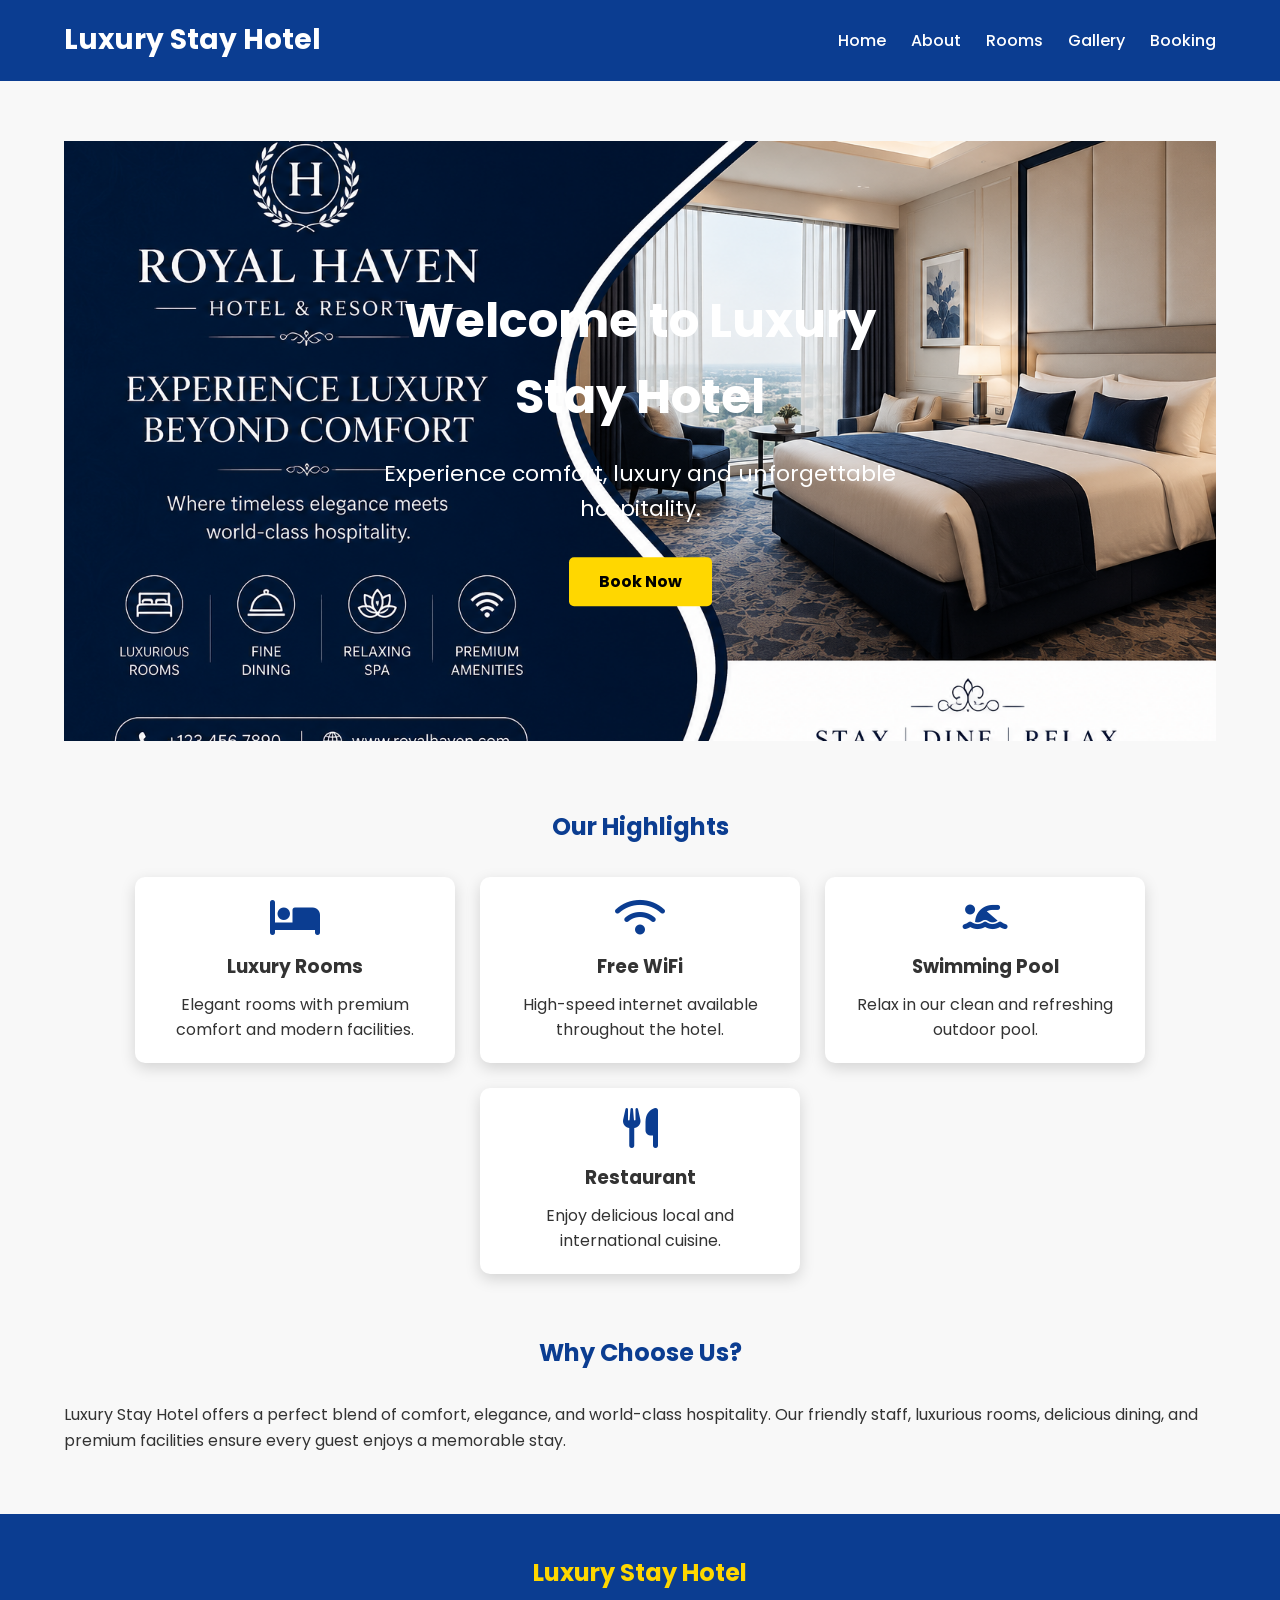
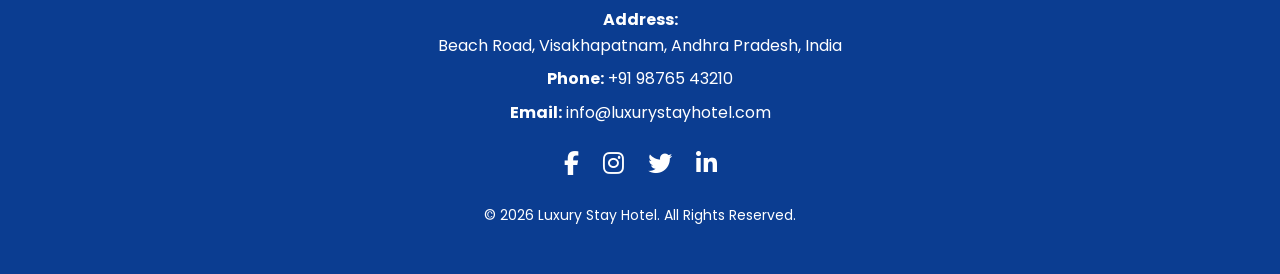
<file: index.html>
<!DOCTYPE html>
<html lang="en">
<head>
    <meta charset="UTF-8">
    <meta name="viewport" content="width=device-width, initial-scale=1.0">
    <title>Luxury Stay Hotel</title>

    <!-- CSS -->
    <link rel="stylesheet" href="css/style.css">

    <!-- Font Awesome Icons -->
    <link rel="stylesheet"
    href="https://cdnjs.cloudflare.com/ajax/libs/font-awesome/6.5.2/css/all.min.css">
</head>

<body>

    <!-- Navigation Bar -->
    <header>
        <nav class="navbar">
            <h2 class="logo">Luxury Stay Hotel</h2>

            <ul class="nav-links">
                <li><a href="index.html">Home</a></li>
                <li><a href="about.html">About</a></li>
                <li><a href="rooms.html">Rooms</a></li>
                <li><a href="gallery.html">Gallery</a></li>
                <li><a href="contact.html">Booking</a></li>
            </ul>
        </nav>
    </header>

    <!-- Hero Section -->
    <section class="hero">
        <img src="images/hotel-banner.jpg"
             alt="Luxury Stay Hotel"
             class="hero-image">

        <div class="hero-content">
            <h1>Welcome to Luxury Stay Hotel</h1>

            <p>
                Experience comfort, luxury and unforgettable hospitality.
            </p>

            <a href="contact.html" class="btn">
                Book Now
            </a>
        </div>
    </section>

    <!-- Highlights -->
    <section class="highlights">

        <h2>Our Highlights</h2>

        <div class="card-container">

            <div class="card">
                <i class="fa-solid fa-bed"></i>
                <h3>Luxury Rooms</h3>
                <p>Elegant rooms with premium comfort and modern facilities.</p>
            </div>

            <div class="card">
                <i class="fa-solid fa-wifi"></i>
                <h3>Free WiFi</h3>
                <p>High-speed internet available throughout the hotel.</p>
            </div>

            <div class="card">
                <i class="fa-solid fa-person-swimming"></i>
                <h3>Swimming Pool</h3>
                <p>Relax in our clean and refreshing outdoor pool.</p>
            </div>

            <div class="card">
                <i class="fa-solid fa-utensils"></i>
                <h3>Restaurant</h3>
                <p>Enjoy delicious local and international cuisine.</p>
            </div>

        </div>

    </section>

    <!-- Why Choose Us -->
    <section class="why-us">

        <h2>Why Choose Us?</h2>

        <p>
            Luxury Stay Hotel offers a perfect blend of comfort,
            elegance, and world-class hospitality. Our friendly staff,
            luxurious rooms, delicious dining, and premium facilities
            ensure every guest enjoys a memorable stay.
        </p>

    </section>

    <!-- Footer -->
    <footer>

        <h2>Luxury Stay Hotel</h2>

        <p>
            <strong>Address:</strong><br>
            Beach Road, Visakhapatnam, Andhra Pradesh, India
        </p>

        <p>
            <strong>Phone:</strong> +91 98765 43210
        </p>

        <p>
            <strong>Email:</strong> info@luxurystayhotel.com
        </p>

        <div class="social-icons">

            <a href="#"><i class="fab fa-facebook-f"></i></a>

            <a href="#"><i class="fab fa-instagram"></i></a>

            <a href="#"><i class="fab fa-twitter"></i></a>

            <a href="#"><i class="fab fa-linkedin-in"></i></a>

        </div>

        <p class="copyright">
            © 2026 Luxury Stay Hotel. All Rights Reserved.
        </p>

    </footer>
    <script src="js/script.js"></script>
<!--Start of Tawk.to Script-->
<script type="text/javascript">
var Tawk_API=Tawk_API||{}, Tawk_LoadStart=new Date();
(function(){
var s1=document.createElement("script"),s0=document.getElementsByTagName("script")[0];
s1.async=true;
s1.src='https://embed.tawk.to/6a45f5702aaf551d42e2d34c/1jsgkdgcb';
s1.charset='UTF-8';
s1.setAttribute('crossorigin','*');
s0.parentNode.insertBefore(s1,s0);
})();
</script>
<!--End of Tawk.to Script-->
</body>
</html>
</file>
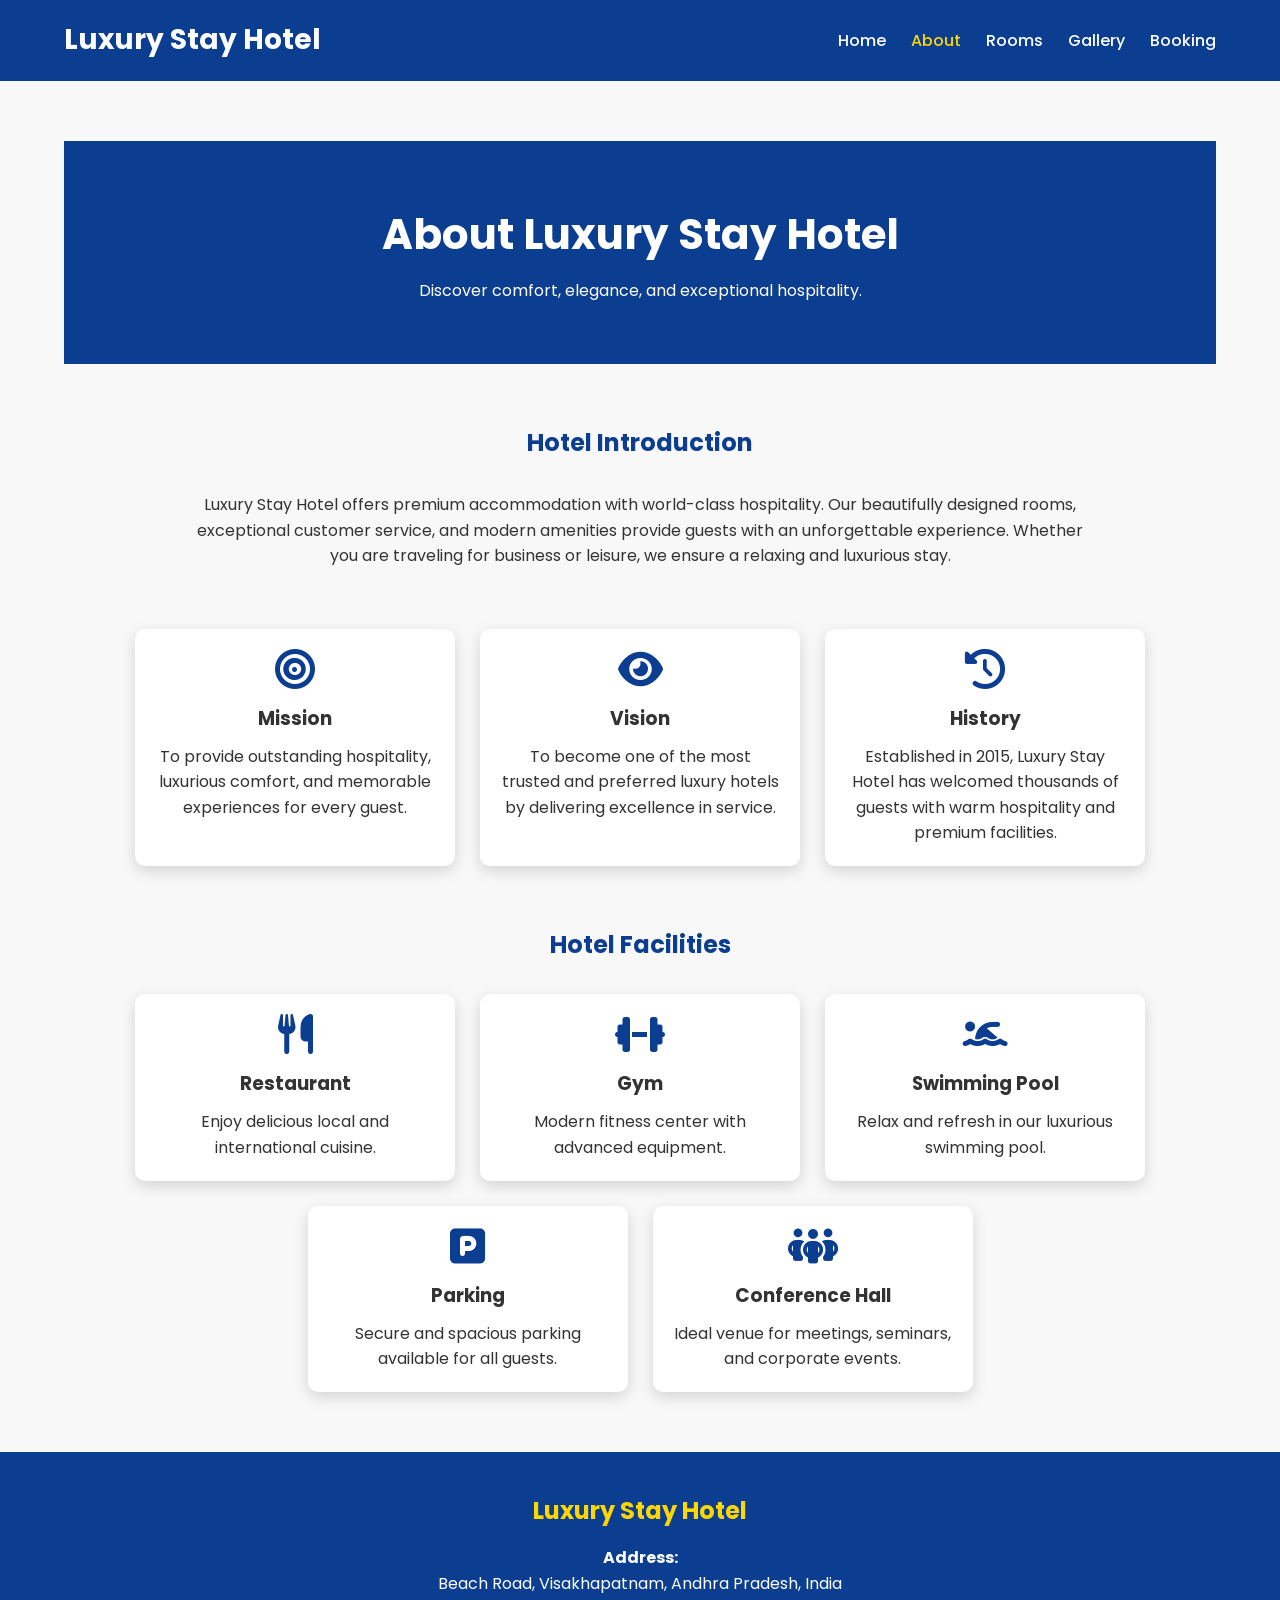
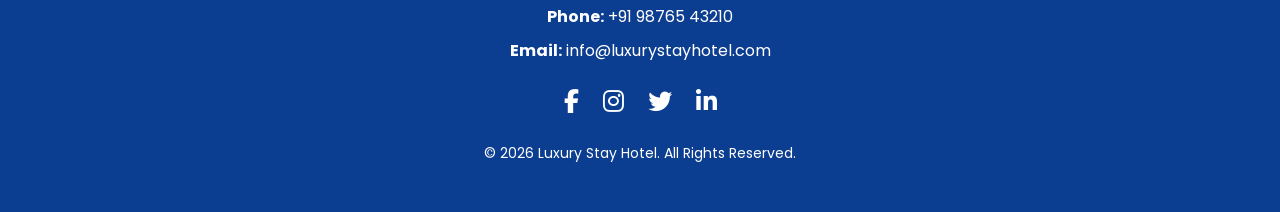
<file: about.html>
<!DOCTYPE html>
<html lang="en">
<head>
    <meta charset="UTF-8">
    <meta name="viewport" content="width=device-width, initial-scale=1.0">
    <title>About Us | Luxury Stay Hotel</title>

    <!-- CSS -->
    <link rel="stylesheet" href="css/style.css">

    <!-- Font Awesome -->
    <link rel="stylesheet"
    href="https://cdnjs.cloudflare.com/ajax/libs/font-awesome/6.5.2/css/all.min.css">
</head>

<body>

    <!-- Navigation Bar -->
    <header>
        <nav class="navbar">
            <h2 class="logo">Luxury Stay Hotel</h2>

            <ul class="nav-links">
                <li><a href="index.html">Home</a></li>
                <li><a href="about.html" class="active">About</a></li>
                <li><a href="rooms.html">Rooms</a></li>
                <li><a href="gallery.html">Gallery</a></li>
                <li><a href="contact.html">Booking</a></li>
            </ul>
        </nav>
    </header>

    <!-- About Banner -->
    <section class="page-banner">
        <h1>About Luxury Stay Hotel</h1>
        <p>Discover comfort, elegance, and exceptional hospitality.</p>
    </section>

    <!-- Hotel Introduction -->
    <section class="about-section">

        <h2>Hotel Introduction</h2>

        <p>
            Luxury Stay Hotel offers premium accommodation with world-class
            hospitality. Our beautifully designed rooms, exceptional customer
            service, and modern amenities provide guests with an unforgettable
            experience. Whether you are traveling for business or leisure,
            we ensure a relaxing and luxurious stay.
        </p>

    </section>

    <!-- Mission, Vision & History -->
    <section class="about-cards">

        <div class="card">
            <i class="fa-solid fa-bullseye"></i>
            <h3>Mission</h3>
            <p>
                To provide outstanding hospitality, luxurious comfort,
                and memorable experiences for every guest.
            </p>
        </div>

        <div class="card">
            <i class="fa-solid fa-eye"></i>
            <h3>Vision</h3>
            <p>
                To become one of the most trusted and preferred luxury
                hotels by delivering excellence in service.
            </p>
        </div>

        <div class="card">
            <i class="fa-solid fa-clock-rotate-left"></i>
            <h3>History</h3>
            <p>
                Established in 2015, Luxury Stay Hotel has welcomed
                thousands of guests with warm hospitality and premium
                facilities.
            </p>
        </div>

    </section>

    <!-- Hotel Facilities -->
    <section class="facilities">

        <h2>Hotel Facilities</h2>

        <div class="card-container">

            <div class="card">
                <i class="fa-solid fa-utensils"></i>
                <h3>Restaurant</h3>
                <p>Enjoy delicious local and international cuisine.</p>
            </div>

            <div class="card">
                <i class="fa-solid fa-dumbbell"></i>
                <h3>Gym</h3>
                <p>Modern fitness center with advanced equipment.</p>
            </div>

            <div class="card">
                <i class="fa-solid fa-person-swimming"></i>
                <h3>Swimming Pool</h3>
                <p>Relax and refresh in our luxurious swimming pool.</p>
            </div>

            <div class="card">
                <i class="fa-solid fa-square-parking"></i>
                <h3>Parking</h3>
                <p>Secure and spacious parking available for all guests.</p>
            </div>

            <div class="card">
                <i class="fa-solid fa-people-group"></i>
                <h3>Conference Hall</h3>
                <p>Ideal venue for meetings, seminars, and corporate events.</p>
            </div>

        </div>

    </section>

    <!-- Footer -->
    <footer>

        <h2>Luxury Stay Hotel</h2>

        <p>
            <strong>Address:</strong><br>
            Beach Road, Visakhapatnam, Andhra Pradesh, India
        </p>

        <p>
            <strong>Phone:</strong> +91 98765 43210
        </p>

        <p>
            <strong>Email:</strong> info@luxurystayhotel.com
        </p>

        <div class="social-icons">
            <a href="#"><i class="fab fa-facebook-f"></i></a>
            <a href="#"><i class="fab fa-instagram"></i></a>
            <a href="#"><i class="fab fa-twitter"></i></a>
            <a href="#"><i class="fab fa-linkedin-in"></i></a>
        </div>

        <p class="copyright">
            © 2026 Luxury Stay Hotel. All Rights Reserved.
        </p>

    </footer>
 <!--Start of Tawk.to Script-->
<script type="text/javascript">
var Tawk_API=Tawk_API||{}, Tawk_LoadStart=new Date();
(function(){
var s1=document.createElement("script"),s0=document.getElementsByTagName("script")[0];
s1.async=true;
s1.src='https://embed.tawk.to/6a45f5702aaf551d42e2d34c/1jsgkdgcb';
s1.charset='UTF-8';
s1.setAttribute('crossorigin','*');
s0.parentNode.insertBefore(s1,s0);
})();
</script>
<!--End of Tawk.to Script-->
</body>
</html>
</file>
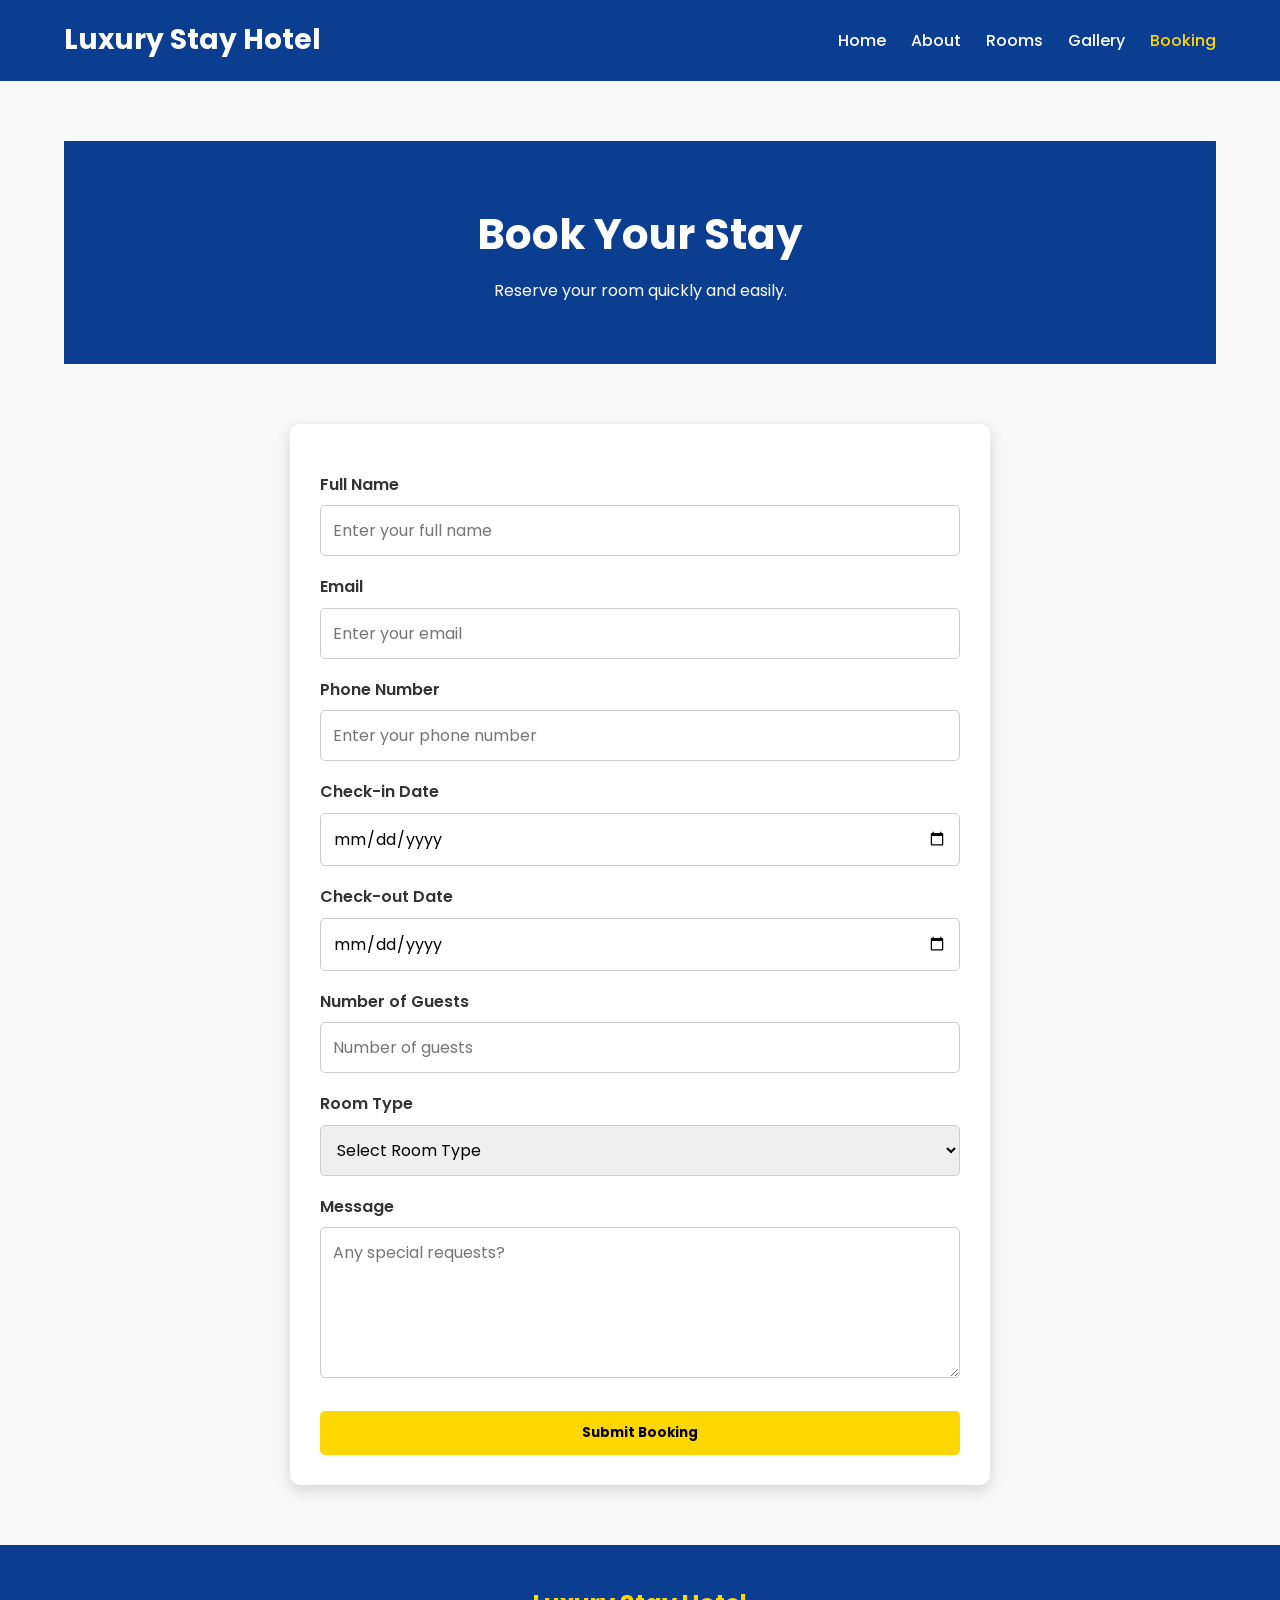
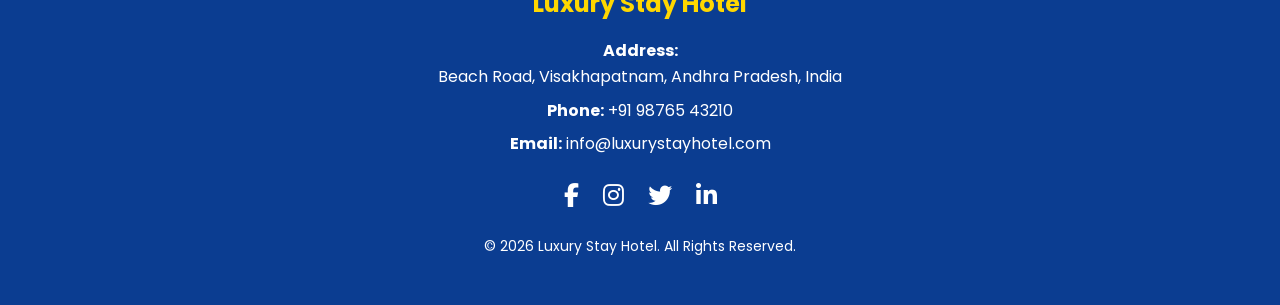
<file: contact.html>
<!DOCTYPE html>
<html lang="en">
<head>
    <meta charset="UTF-8">
    <meta name="viewport" content="width=device-width, initial-scale=1.0">
    <title>Booking | Luxury Stay Hotel</title>

    <!-- CSS -->
    <link rel="stylesheet" href="css/style.css">

    <!-- Font Awesome -->
    <link rel="stylesheet"
    href="https://cdnjs.cloudflare.com/ajax/libs/font-awesome/6.5.2/css/all.min.css">
</head>

<body>

    <!-- Navigation Bar -->
    <header>
        <nav class="navbar">
            <h2 class="logo">Luxury Stay Hotel</h2>

            <ul class="nav-links">
                <li><a href="index.html">Home</a></li>
                <li><a href="about.html">About</a></li>
                <li><a href="rooms.html">Rooms</a></li>
                <li><a href="gallery.html">Gallery</a></li>
                <li><a href="contact.html" class="active">Booking</a></li>
            </ul>
        </nav>
    </header>

    <!-- Page Banner -->
    <section class="page-banner">
        <h1>Book Your Stay</h1>
        <p>Reserve your room quickly and easily.</p>
    </section>

    <!-- Booking Form -->
    <section class="booking-section">

        <form class="booking-form">

            <label for="name">Full Name</label>
            <input type="text" id="name" placeholder="Enter your full name" required>

            <label for="email">Email</label>
            <input type="email" id="email" placeholder="Enter your email" required>

            <label for="phone">Phone Number</label>
            <input type="tel" id="phone" placeholder="Enter your phone number" required>

            <label for="checkin">Check-in Date</label>
            <input type="date" id="checkin" required>

            <label for="checkout">Check-out Date</label>
            <input type="date" id="checkout" required>

            <label for="guests">Number of Guests</label>
            <input type="number" id="guests" min="1" placeholder="Number of guests" required>

            <label for="room">Room Type</label>
            <select id="room" required>
                <option value="">Select Room Type</option>
                <option>Deluxe Room</option>
                <option>Premium Room</option>
                <option>Family Suite</option>
            </select>

            <label for="message">Message</label>
            <textarea id="message" rows="5"
                placeholder="Any special requests?"></textarea>

            <button type="submit" class="btn">
                Submit Booking
            </button>

        </form>

    </section>

    <!-- Footer -->
    <footer>

        <h2>Luxury Stay Hotel</h2>

        <p>
            <strong>Address:</strong><br>
            Beach Road, Visakhapatnam, Andhra Pradesh, India
        </p>

        <p><strong>Phone:</strong> +91 98765 43210</p>

        <p><strong>Email:</strong> info@luxurystayhotel.com</p>

        <div class="social-icons">
            <a href="#"><i class="fab fa-facebook-f"></i></a>
            <a href="#"><i class="fab fa-instagram"></i></a>
            <a href="#"><i class="fab fa-twitter"></i></a>
            <a href="#"><i class="fab fa-linkedin-in"></i></a>
        </div>

        <p class="copyright">
            © 2026 Luxury Stay Hotel. All Rights Reserved.
        </p>

    </footer>
    <script src="js/script.js"></script>
 <!--Start of Tawk.to Script-->
<script type="text/javascript">
var Tawk_API=Tawk_API||{}, Tawk_LoadStart=new Date();
(function(){
var s1=document.createElement("script"),s0=document.getElementsByTagName("script")[0];
s1.async=true;
s1.src='https://embed.tawk.to/6a45f5702aaf551d42e2d34c/1jsgkdgcb';
s1.charset='UTF-8';
s1.setAttribute('crossorigin','*');
s0.parentNode.insertBefore(s1,s0);
})();
</script>
<!--End of Tawk.to Script-->
</body>
</html>
</file>
<file: css/style.css>
/* Google Font */
@import url('https://fonts.googleapis.com/css2?family=Poppins:wght@300;400;500;600;700&display=swap');

*{
    margin:0;
    padding:0;
    box-sizing:border-box;
    font-family:'Poppins',sans-serif;
}

body{
    background:#f8f8f8;
    color:#333;
    line-height:1.6;
}

/* Navigation */

header{
    background:#0b3d91;
    position:sticky;
    top:0;
    z-index:1000;
}

.navbar{
    width:90%;
    margin:auto;
    display:flex;
    justify-content:space-between;
    align-items:center;
    padding:18px 0;
}

.logo{
    color:#fff;
    font-size:28px;
    font-weight:bold;
}

.nav-links{
    list-style:none;
    display:flex;
}

.nav-links li{
    margin-left:25px;
}

.nav-links a{
    text-decoration:none;
    color:#fff;
    font-weight:500;
    transition:.3s;
}

.nav-links a:hover,
.nav-links a.active{
    color:#ffd700;
}

/* Hero */

.hero{
    position:relative;
    text-align:center;
}

.hero-image{
    width:100%;
    height:600px;
    object-fit:cover;
}

.hero-content{
    position:absolute;
    top:50%;
    left:50%;
    transform:translate(-50%,-50%);
    color:white;
}

.hero-content h1{
    font-size:48px;
    margin-bottom:20px;
}

.hero-content p{
    font-size:22px;
    margin-bottom:30px;
}

/* Buttons */

.btn{
    display:inline-block;
    background:#ffd700;
    color:#000;
    text-decoration:none;
    padding:12px 30px;
    border-radius:5px;
    font-weight:bold;
    transition:.3s;
}

.btn:hover{
    background:#0b3d91;
    color:#fff;
}

/* Banner */

.page-banner{
    background:#0b3d91;
    color:white;
    text-align:center;
    padding:60px 20px;
}

.page-banner h1{
    font-size:42px;
    margin-bottom:10px;
}

/* Sections */

section{
    width:90%;
    margin:60px auto;
}

section h2{
    text-align:center;
    margin-bottom:30px;
    color:#0b3d91;
}

/* Cards */

.card-container,
.about-cards{
    display:flex;
    justify-content:center;
    flex-wrap:wrap;
    gap:25px;
}

.card{
    background:white;
    width:320px;
    border-radius:10px;
    overflow:hidden;
    box-shadow:0 5px 15px rgba(0,0,0,.15);
    text-align:center;
    padding:20px;
    transition:.3s;
}

.card:hover{
    transform:translateY(-8px);
}

.card img{
    width:100%;
    height:220px;
    object-fit:cover;
    border-radius:8px;
    margin-bottom:15px;
}

.card i{
    font-size:40px;
    color:#0b3d91;
    margin-bottom:15px;
}

.card h3{
    margin-bottom:10px;
}

.card ul{
    list-style:none;
    text-align:left;
    margin:20px 0;
}

.card ul li{
    margin-bottom:10px;
}

/* About */

.about-section{
    text-align:center;
    max-width:900px;
}

/* Gallery */

.gallery img{
    cursor:pointer;
}

/* Booking Form */

.booking-form{
    max-width:700px;
    margin:auto;
    background:white;
    padding:30px;
    border-radius:10px;
    box-shadow:0 5px 15px rgba(0,0,0,.15);
}

.booking-form label{
    display:block;
    margin-top:18px;
    font-weight:600;
}

.booking-form input,
.booking-form select,
.booking-form textarea{
    width:100%;
    padding:12px;
    margin-top:8px;
    border:1px solid #ccc;
    border-radius:5px;
    font-size:16px;
}

.booking-form button{
    margin-top:25px;
    width:100%;
    border:none;
    cursor:pointer;
}

/* Footer */

footer{
    background:#0b3d91;
    color:white;
    text-align:center;
    padding:40px 20px;
    margin-top:50px;
}

footer h2{
    color:#ffd700;
    margin-bottom:15px;
}

footer p{
    margin:8px 0;
}

.social-icons{
    margin:20px 0;
}

.social-icons a{
    color:white;
    font-size:24px;
    margin:0 10px;
    transition:.3s;
}

.social-icons a:hover{
    color:#ffd700;
}

.copyright{
    margin-top:20px;
    font-size:14px;
}

/* Responsive */

@media(max-width:768px){

.navbar{
    flex-direction:column;
}

.nav-links{
    flex-direction:column;
    text-align:center;
    margin-top:15px;
}

.nav-links li{
    margin:10px 0;
}

.hero-image{
    height:350px;
}

.hero-content h1{
    font-size:32px;
}

.hero-content p{
    font-size:18px;
}

.page-banner h1{
    font-size:32px;
}

.card{
    width:100%;
}

}
</file>
